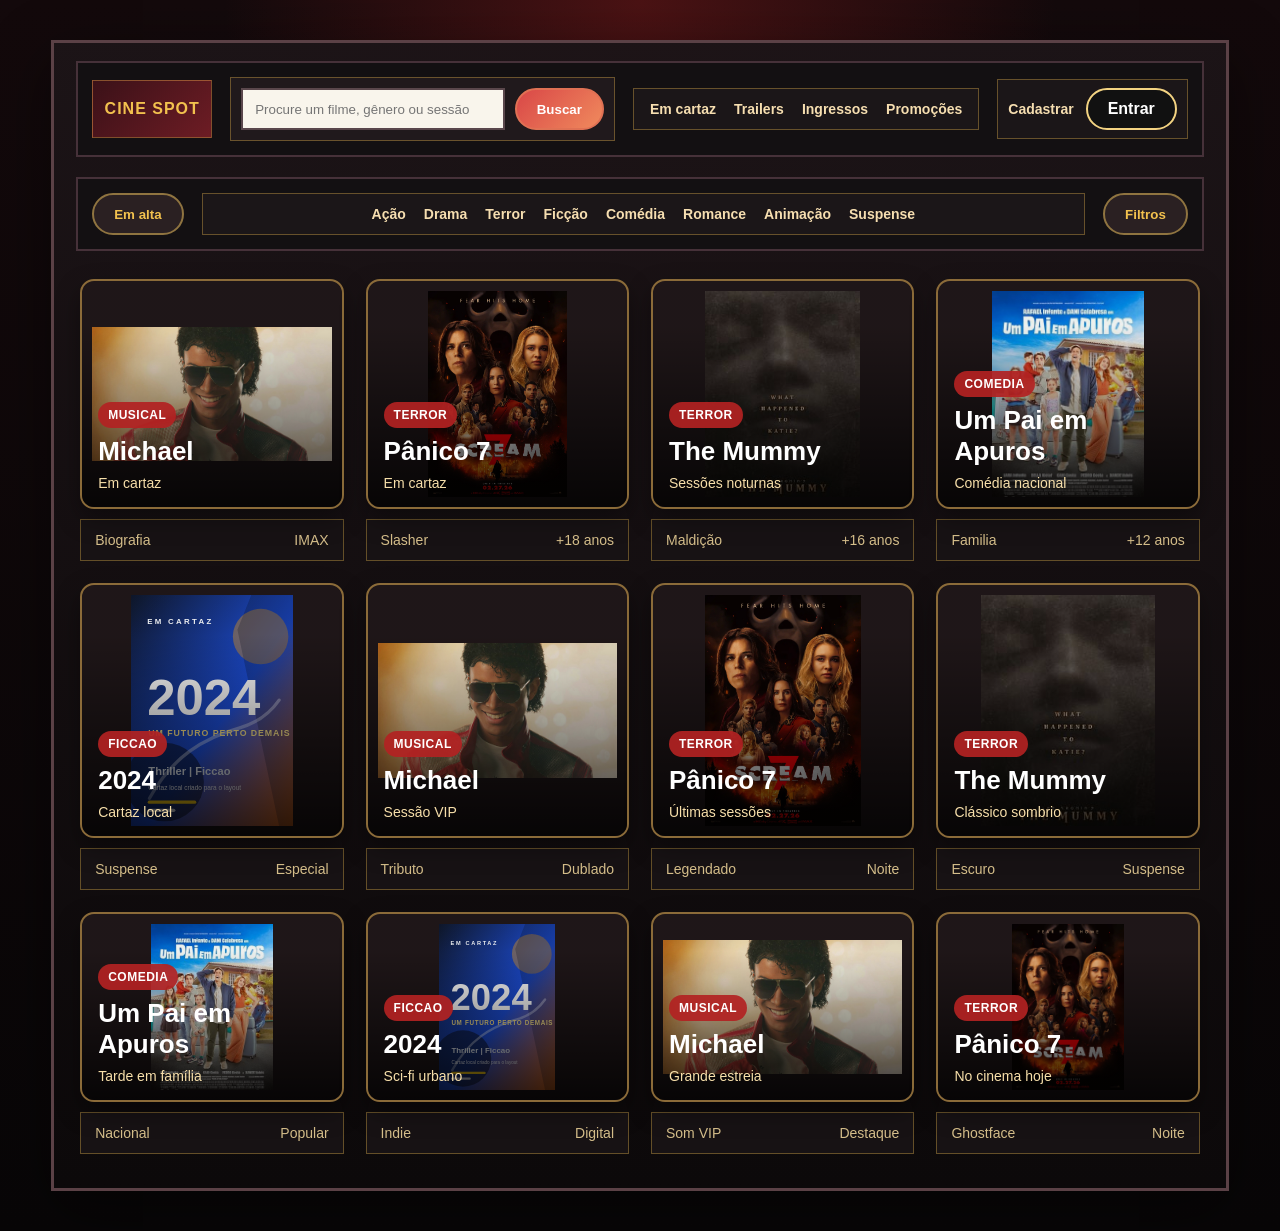
<file: atividade 3/index.html>
<!DOCTYPE html>
<html lang="pt-BR">
<head>
    <meta charset="UTF-8">
    <meta name="viewport" content="width=device-width, initial-scale=1.0">
    <title>Cine Spot - Layout 6</title>
    <link rel="stylesheet" href="style.css">
</head>
<body>
    <div class="page">
        <!-- Barra superior do site -->
        <header class="topbar">
            <div class="brand-area">
                <div class="logo-slot">CINE SPOT</div>

                <form class="search-box">
                    <input type="text" placeholder="Procure um filme, gênero ou sessão">
                    <button type="submit">Buscar</button>
                </form>
            </div>

            <nav class="main-menu" aria-label="Menu principal">
                <a href="#">Em cartaz</a>
                <a href="#">Trailers</a>
                <a href="#">Ingressos</a>
                <a href="#">Promoções</a>
            </nav>

            <div class="login-area">
                <a href="#" class="simple-link">Cadastrar</a>
                <a href="#" class="dark-button">Entrar</a>
            </div>
        </header>

        <!-- Menu de gêneros -->
        <section class="filters-bar">
            <button class="light-button">Em alta</button>

            <nav class="category-menu" aria-label="Categorias de filmes">
                <a href="#">Ação</a>
                <a href="#">Drama</a>
                <a href="#">Terror</a>
                <a href="#">Ficção</a>
                <a href="#">Comédia</a>
                <a href="#">Romance</a>
                <a href="#">Animação</a>
                <a href="#">Suspense</a>
            </nav>

            <button class="light-button">Filtros</button>
        </section>

        <!-- Grade principal com cards de filmes -->
        <main class="gallery-grid">
            <article class="card card-medium">
                <div class="card-image">
                    <img src="assents/michael.jpg" alt="Cartaz do filme Michael">
                    <div class="poster-overlay">
                        <span class="movie-tag">MUSICAL</span>
                        <h2>Michael</h2>
                        <p>Em cartaz</p>
                    </div>
                </div>
                <div class="card-info">
                    <span>Biografia</span>
                    <span>IMAX</span>
                </div>
            </article>

            <article class="card card-medium">
                <div class="card-image">
                    <img src="assents/panico-7.webp" alt="Cartaz do filme Pânico 7">
                    <div class="poster-overlay">
                        <span class="movie-tag">TERROR</span>
                        <h2>Pânico 7</h2>
                        <p>Em cartaz</p>
                    </div>
                </div>
                <div class="card-info">
                    <span>Slasher</span>
                    <span>+18 anos</span>
                </div>
            </article>

            <article class="card card-medium">
                <div class="card-image">
                    <img src="assents/the-mummy.jpg" alt="Cartaz do filme The Mummy">
                    <div class="poster-overlay">
                        <span class="movie-tag">TERROR</span>
                        <h2>The Mummy</h2>
                        <p>Sessões noturnas</p>
                    </div>
                </div>
                <div class="card-info">
                    <span>Maldição</span>
                    <span>+16 anos</span>
                </div>
            </article>

            <article class="card card-medium">
                <div class="card-image">
                    <img src="assents/um-pai-em-apuros.jpg" alt="Cartaz do filme Um Pai em Apuros">
                    <div class="poster-overlay">
                        <span class="movie-tag">COMEDIA</span>
                        <h2>Um Pai em Apuros</h2>
                        <p>Comédia nacional</p>
                    </div>
                </div>
                <div class="card-info">
                    <span>Familia</span>
                    <span>+12 anos</span>
                </div>
            </article>

            <article class="card card-large">
                <div class="card-image">
                    <img src="assents/poster-2024.svg" alt="Cartaz local do filme 2024">
                    <div class="poster-overlay">
                        <span class="movie-tag">FICCAO</span>
                        <h2>2024</h2>
                        <p>Cartaz local</p>
                    </div>
                </div>
                <div class="card-info">
                    <span>Suspense</span>
                    <span>Especial</span>
                </div>
            </article>

            <article class="card card-large">
                <div class="card-image">
                    <img src="assents/michael.jpg" alt="Cartaz do filme Michael">
                    <div class="poster-overlay">
                        <span class="movie-tag">MUSICAL</span>
                        <h2>Michael</h2>
                        <p>Sessão VIP</p>
                    </div>
                </div>
                <div class="card-info">
                    <span>Tributo</span>
                    <span>Dublado</span>
                </div>
            </article>

            <article class="card card-large">
                <div class="card-image">
                    <img src="assents/panico-7.webp" alt="Cartaz do filme Pânico 7">
                    <div class="poster-overlay">
                        <span class="movie-tag">TERROR</span>
                        <h2>Pânico 7</h2>
                        <p>Últimas sessões</p>
                    </div>
                </div>
                <div class="card-info">
                    <span>Legendado</span>
                    <span>Noite</span>
                </div>
            </article>

            <article class="card card-large">
                <div class="card-image">
                    <img src="assents/the-mummy.jpg" alt="Cartaz do filme The Mummy">
                    <div class="poster-overlay">
                        <span class="movie-tag">TERROR</span>
                        <h2>The Mummy</h2>
                        <p>Clássico sombrio</p>
                    </div>
                </div>
                <div class="card-info">
                    <span>Escuro</span>
                    <span>Suspense</span>
                </div>
            </article>

            <article class="card card-small">
                <div class="card-image">
                    <img src="assents/um-pai-em-apuros.jpg" alt="Cartaz do filme Um Pai em Apuros">
                    <div class="poster-overlay">
                        <span class="movie-tag">COMEDIA</span>
                        <h2>Um Pai em Apuros</h2>
                        <p>Tarde em família</p>
                    </div>
                </div>
                <div class="card-info">
                    <span>Nacional</span>
                    <span>Popular</span>
                </div>
            </article>

            <article class="card card-small">
                <div class="card-image">
                    <img src="assents/poster-2024.svg" alt="Cartaz local do filme 2024">
                    <div class="poster-overlay">
                        <span class="movie-tag">FICCAO</span>
                        <h2>2024</h2>
                        <p>Sci-fi urbano</p>
                    </div>
                </div>
                <div class="card-info">
                    <span>Indie</span>
                    <span>Digital</span>
                </div>
            </article>

            <article class="card card-small">
                <div class="card-image">
                    <img src="assents/michael.jpg" alt="Cartaz do filme Michael">
                    <div class="poster-overlay">
                        <span class="movie-tag">MUSICAL</span>
                        <h2>Michael</h2>
                        <p>Grande estreia</p>
                    </div>
                </div>
                <div class="card-info">
                    <span>Som VIP</span>
                    <span>Destaque</span>
                </div>
            </article>

            <article class="card card-small">
                <div class="card-image">
                    <img src="assents/panico-7.webp" alt="Cartaz do filme Pânico 7">
                    <div class="poster-overlay">
                        <span class="movie-tag">TERROR</span>
                        <h2>Pânico 7</h2>
                        <p>No cinema hoje</p>
                    </div>
                </div>
                <div class="card-info">
                    <span>Ghostface</span>
                    <span>Noite</span>
                </div>
            </article>
        </main>
    </div>
</body>
</html>
</file>
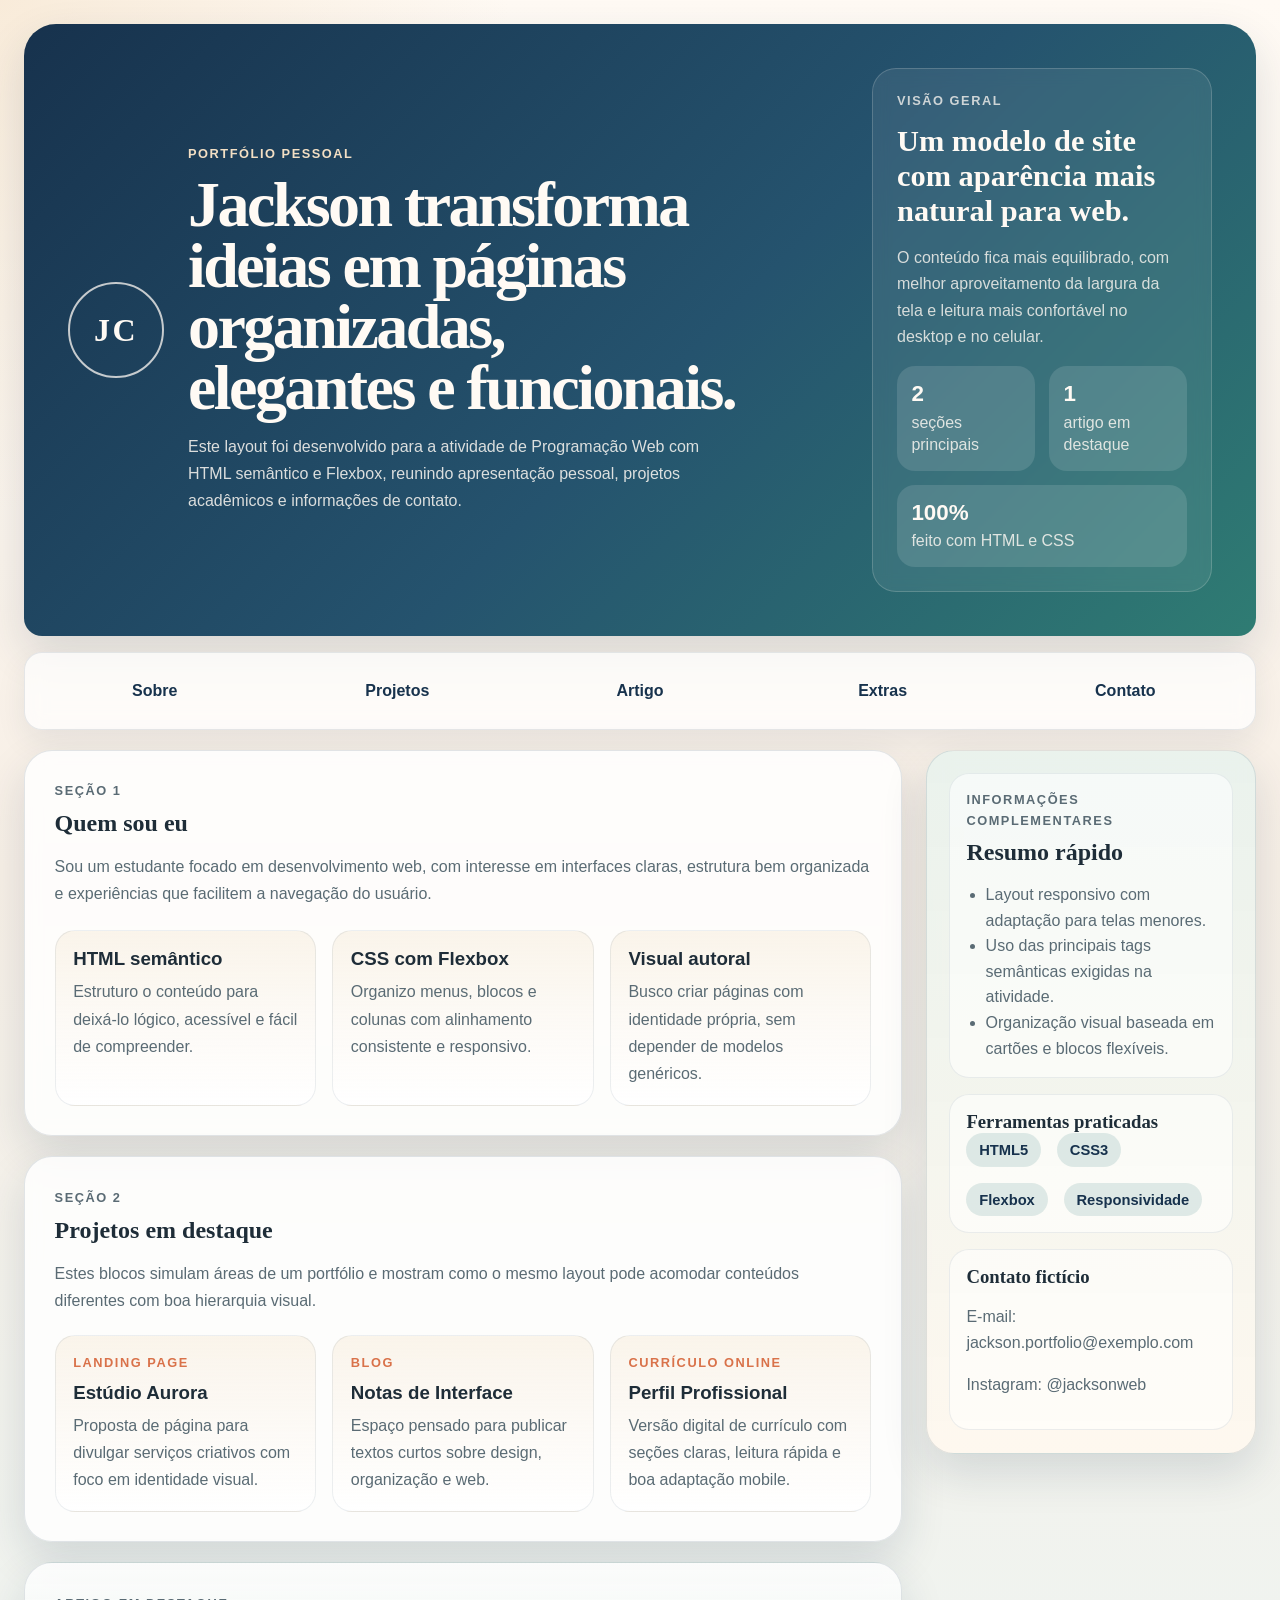
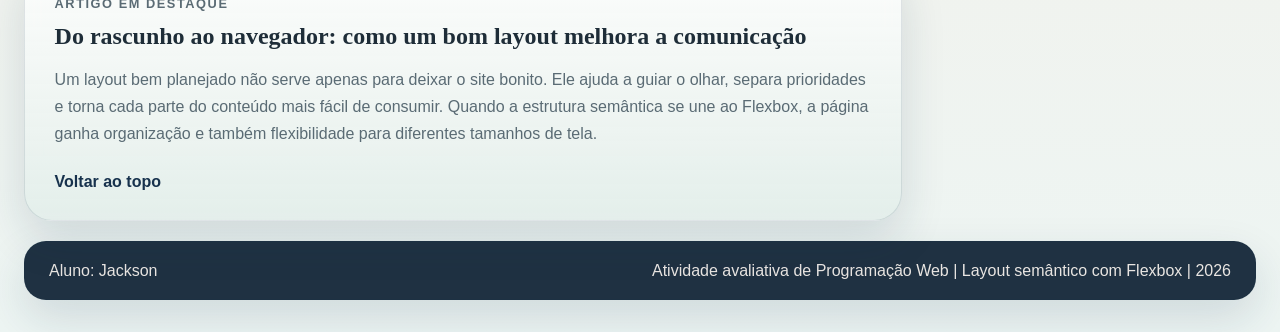
<file: atividade avaliativa/index.html>
<!DOCTYPE html>
<html lang="pt-BR">
<head>
    <meta charset="UTF-8">
    <meta name="viewport" content="width=device-width, initial-scale=1.0">
    <title>Jackson | Portfólio Acadêmico</title>
    <link rel="stylesheet" href="styles.css">
</head>
<body>
    <div class="page-shell">
        <header class="site-header" id="inicio">
            <div class="hero-main">
                <div class="brand-mark" aria-hidden="true">JC</div>

                <div class="hero-copy">
                    <p class="eyebrow">Portfólio pessoal</p>
                    <h1>Jackson transforma ideias em páginas organizadas, elegantes e funcionais.</h1>
                    <p class="subtitle">
                        Este layout foi desenvolvido para a atividade de Programação Web com HTML semântico
                        e Flexbox, reunindo apresentação pessoal, projetos acadêmicos e informações de contato.
                    </p>
                </div>
            </div>

            <div class="hero-side">
                <p class="hero-side-label">Visão geral</p>
                <h2>Um modelo de site com aparência mais natural para web.</h2>
                <p class="hero-side-text">
                    O conteúdo fica mais equilibrado, com melhor aproveitamento da largura da tela e leitura
                    mais confortável no desktop e no celular.
                </p>

                <div class="hero-metrics">
                    <div class="metric-card">
                        <strong>2</strong>
                        <span>seções principais</span>
                    </div>

                    <div class="metric-card">
                        <strong>1</strong>
                        <span>artigo em destaque</span>
                    </div>

                    <div class="metric-card">
                        <strong>100%</strong>
                        <span>feito com HTML e CSS</span>
                    </div>
                </div>
            </div>
        </header>

        <nav class="site-nav" aria-label="Navegação principal">
            <a href="#sobre">Sobre</a>
            <a href="#projetos">Projetos</a>
            <a href="#artigo">Artigo</a>
            <a href="#extras">Extras</a>
            <a href="#contato">Contato</a>
        </nav>

        <main class="layout">
            <div class="content-column">
                <section class="panel" id="sobre">
                    <p class="section-label">Seção 1</p>
                    <h2>Quem sou eu</h2>
                    <p>
                        Sou um estudante focado em desenvolvimento web, com interesse em interfaces claras,
                        estrutura bem organizada e experiências que facilitem a navegação do usuário.
                    </p>

                    <div class="highlight-row">
                        <div class="highlight-card">
                            <h3>HTML semântico</h3>
                            <p>Estruturo o conteúdo para deixá-lo lógico, acessível e fácil de compreender.</p>
                        </div>

                        <div class="highlight-card">
                            <h3>CSS com Flexbox</h3>
                            <p>Organizo menus, blocos e colunas com alinhamento consistente e responsivo.</p>
                        </div>

                        <div class="highlight-card">
                            <h3>Visual autoral</h3>
                            <p>Busco criar páginas com identidade própria, sem depender de modelos genéricos.</p>
                        </div>
                    </div>
                </section>

                <section class="panel" id="projetos">
                    <p class="section-label">Seção 2</p>
                    <h2>Projetos em destaque</h2>
                    <p>
                        Estes blocos simulam áreas de um portfólio e mostram como o mesmo layout pode
                        acomodar conteúdos diferentes com boa hierarquia visual.
                    </p>

                    <div class="project-list">
                        <div class="project-card">
                            <span class="project-tag">Landing page</span>
                            <h3>Estúdio Aurora</h3>
                            <p>Proposta de página para divulgar serviços criativos com foco em identidade visual.</p>
                        </div>

                        <div class="project-card">
                            <span class="project-tag">Blog</span>
                            <h3>Notas de Interface</h3>
                            <p>Espaço pensado para publicar textos curtos sobre design, organização e web.</p>
                        </div>

                        <div class="project-card">
                            <span class="project-tag">Currículo online</span>
                            <h3>Perfil Profissional</h3>
                            <p>Versão digital de currículo com seções claras, leitura rápida e boa adaptação mobile.</p>
                        </div>
                    </div>
                </section>

                <article class="panel spotlight" id="artigo">
                    <p class="section-label">Artigo em destaque</p>
                    <h2>Do rascunho ao navegador: como um bom layout melhora a comunicação</h2>
                    <p>
                        Um layout bem planejado não serve apenas para deixar o site bonito. Ele ajuda a guiar
                        o olhar, separa prioridades e torna cada parte do conteúdo mais fácil de consumir.
                        Quando a estrutura semântica se une ao Flexbox, a página ganha organização e também
                        flexibilidade para diferentes tamanhos de tela.
                    </p>
                    <a class="text-link" href="#inicio">Voltar ao topo</a>
                </article>
            </div>

            <aside class="side-panel" id="extras">
                <div class="aside-block">
                    <p class="section-label">Informações complementares</p>
                    <h2>Resumo rápido</h2>
                    <ul class="info-list">
                        <li>Layout responsivo com adaptação para telas menores.</li>
                        <li>Uso das principais tags semânticas exigidas na atividade.</li>
                        <li>Organização visual baseada em cartões e blocos flexíveis.</li>
                    </ul>
                </div>

                <div class="aside-block">
                    <h3>Ferramentas praticadas</h3>
                    <div class="chip-row">
                        <span>HTML5</span>
                        <span>CSS3</span>
                        <span>Flexbox</span>
                        <span>Responsividade</span>
                    </div>
                </div>

                <div class="aside-block">
                    <h3>Contato fictício</h3>
                    <p>E-mail: jackson.portfolio@exemplo.com</p>
                    <p>Instagram: @jacksonweb</p>
                </div>
            </aside>
        </main>

        <footer class="site-footer" id="contato">
            <p>Aluno: Jackson</p>
            <p>Atividade avaliativa de Programação Web | Layout semântico com Flexbox | 2026</p>
        </footer>
    </div>
</body>
</html>
</file>
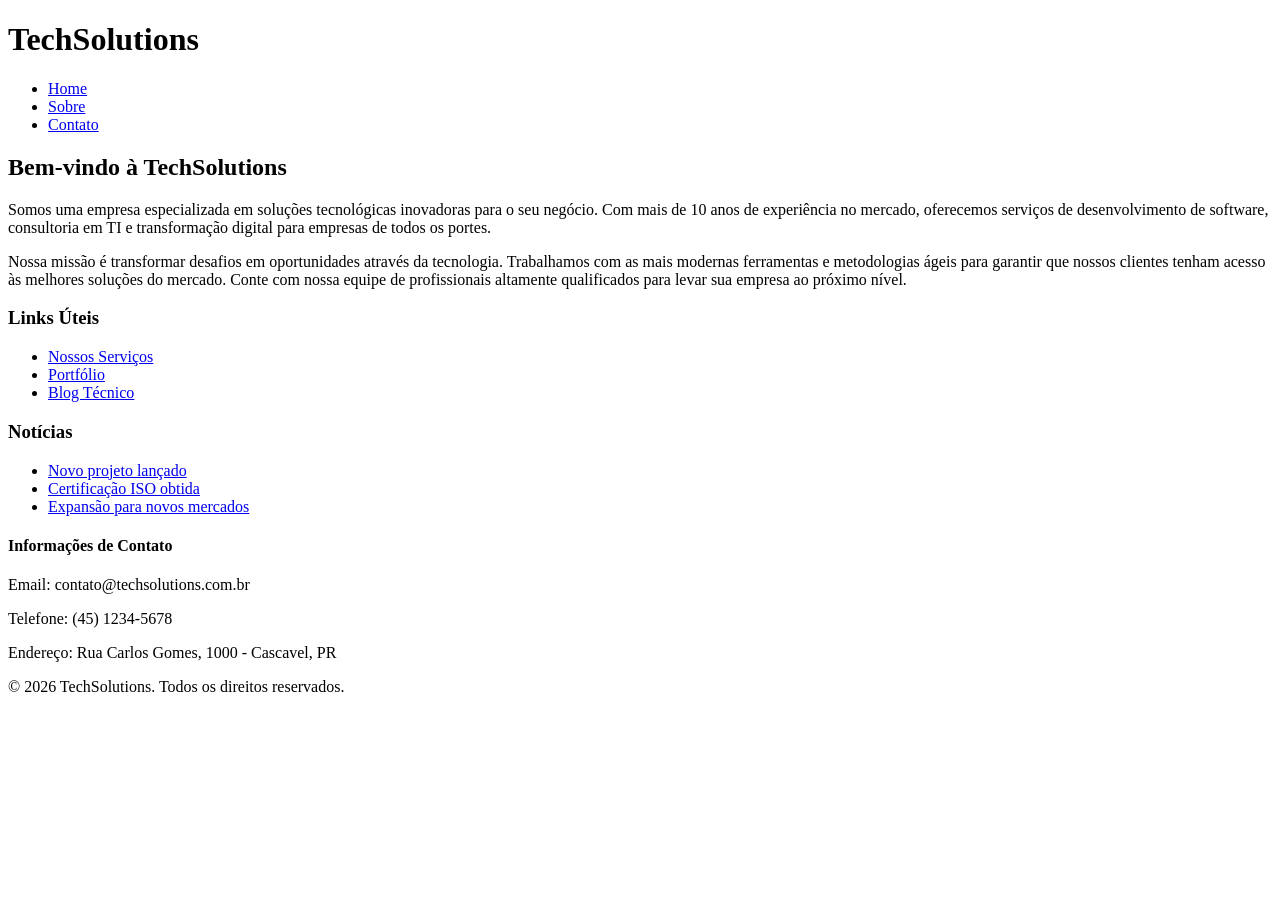
<file: atividade 2/exercicio 1/index.html>
<!DOCTYPE html>
<html lang="pt-BR">
<head>
    <meta charset="UTF-8">
    <meta name="viewport" content="width=device-width, initial-scale=1.0">
    <title>TechSolutions</title>
</head>
<body>
    <header>
        <h1>TechSolutions</h1>
        <nav>
            <ul>
                <li><a href="#home">Home</a></li>
                <li><a href="#sobre">Sobre</a></li>
                <li><a href="#contato">Contato</a></li>
            </ul>
        </nav>
    </header>

    <main>
        <h2>Bem-vindo à TechSolutions</h2>
        <p>
            Somos uma empresa especializada em soluções tecnológicas inovadoras para o seu negócio. 
            Com mais de 10 anos de experiência no mercado, oferecemos serviços de desenvolvimento de 
            software, consultoria em TI e transformação digital para empresas de todos os portes.
        </p>
        <p>
            Nossa missão é transformar desafios em oportunidades através da tecnologia. Trabalhamos 
            com as mais modernas ferramentas e metodologias ágeis para garantir que nossos clientes 
            tenham acesso às melhores soluções do mercado. Conte com nossa equipe de profissionais 
            altamente qualificados para levar sua empresa ao próximo nível.
        </p>
    </main>

    <aside>
        <h3>Links Úteis</h3>
        <ul>
            <li><a href="#servicos">Nossos Serviços</a></li>
            <li><a href="#portfolio">Portfólio</a></li>
            <li><a href="#blog">Blog Técnico</a></li>
        </ul>

        <h3>Notícias</h3>
        <ul>
            <li><a href="#noticia1">Novo projeto lançado</a></li>
            <li><a href="#noticia2">Certificação ISO obtida</a></li>
            <li><a href="#noticia3">Expansão para novos mercados</a></li>
        </ul>
    </aside>

    <footer>
        <section>
            <h4>Informações de Contato</h4>
            <p>Email: contato@techsolutions.com.br</p>
            <p>Telefone: (45) 1234-5678</p>
            <p>Endereço: Rua Carlos Gomes, 1000 - Cascavel, PR</p>
        </section>
        <p>&copy; 2026 TechSolutions. Todos os direitos reservados.</p>
    </footer>
</body>
</html>
</file>
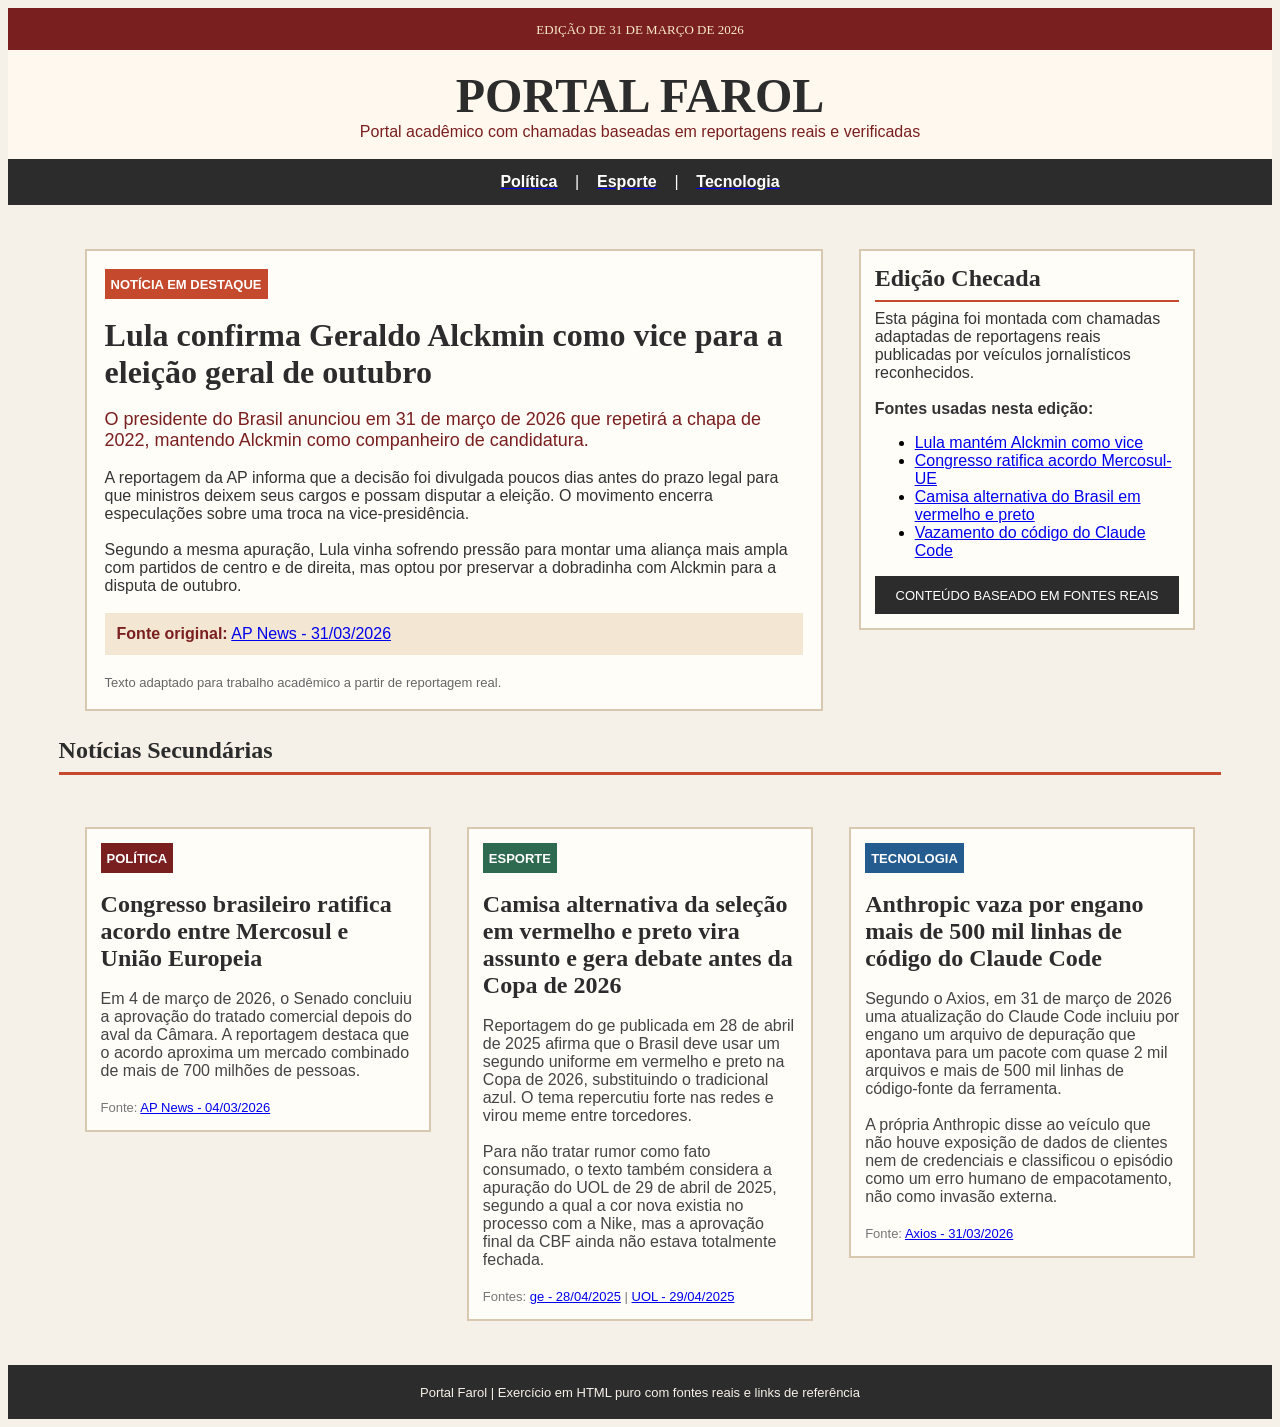
<file: atividade 2/exercicio 3/index.html>
<!DOCTYPE html>
<html lang="pt-BR">
<head>
    <meta charset="UTF-8">
    <meta name="viewport" content="width=device-width, initial-scale=1.0">
    <title>Portal Farol | Notícias Reais</title>
</head>
<body bgcolor="#f6f1e8">

    <header>
        <table width="100%" bgcolor="#7a1f1f" cellpadding="12" cellspacing="0">
            <tr>
                <td align="center">
                    <font face="Georgia" size="2" color="#f7e8c8">
                        EDIÇÃO DE 31 DE MARÇO DE 2026
                    </font>
                </td>
            </tr>
        </table>

        <table width="100%" bgcolor="#fff8ee" cellpadding="18" cellspacing="0">
            <tr>
                <td align="center">
                    <font face="Georgia" size="7" color="#2c2c2c">
                        <b>PORTAL FAROL</b>
                    </font>
                    <br>
                    <font face="Arial" size="3" color="#7a1f1f">
                        Portal acadêmico com chamadas baseadas em reportagens reais e verificadas
                    </font>
                </td>
            </tr>
        </table>

        <nav>
            <table width="100%" bgcolor="#2c2c2c" cellpadding="14" cellspacing="0">
                <tr>
                    <td align="center">
                        <font face="Arial" size="3" color="white">
                            <b><a href="#politica"><font color="white">Política</font></a></b>
                            &nbsp;&nbsp;&nbsp;|&nbsp;&nbsp;&nbsp;
                            <b><a href="#esporte"><font color="white">Esporte</font></a></b>
                            &nbsp;&nbsp;&nbsp;|&nbsp;&nbsp;&nbsp;
                            <b><a href="#tecnologia"><font color="white">Tecnologia</font></a></b>
                        </font>
                    </td>
                </tr>
            </table>
        </nav>
    </header>

    <br>

    <main>
        <center>
            <table width="92%" cellpadding="10" cellspacing="16">
                <tr>
                    <td width="68%" valign="top" id="politica">
                        <article>
                            <table width="100%" bgcolor="#fffdf8" cellpadding="18" cellspacing="0" border="1" bordercolor="#d8c8af">
                                <tr>
                                    <td>
                                        <table bgcolor="#c4492d" cellpadding="6" cellspacing="0">
                                            <tr>
                                                <td>
                                                    <font face="Arial" size="2" color="white">
                                                        <b>NOTÍCIA EM DESTAQUE</b>
                                                    </font>
                                                </td>
                                            </tr>
                                        </table>

                                        <br>

                                        <font face="Georgia" size="6" color="#2c2c2c">
                                            <b>Lula confirma Geraldo Alckmin como vice para a eleição geral de outubro</b>
                                        </font>

                                        <br><br>

                                        <font face="Arial" size="4" color="#7a1f1f">
                                            O presidente do Brasil anunciou em 31 de março de 2026 que repetirá a chapa de 2022, mantendo Alckmin como companheiro de candidatura.
                                        </font>

                                        <br><br>

                                        <font face="Arial" size="3" color="#333333">
                                            A reportagem da AP informa que a decisão foi divulgada poucos dias antes do prazo legal para que ministros deixem seus cargos e possam disputar a eleição. O movimento encerra especulações sobre uma troca na vice-presidência.
                                        </font>

                                        <br><br>

                                        <font face="Arial" size="3" color="#333333">
                                            Segundo a mesma apuração, Lula vinha sofrendo pressão para montar uma aliança mais ampla com partidos de centro e de direita, mas optou por preservar a dobradinha com Alckmin para a disputa de outubro.
                                        </font>

                                        <br><br>

                                        <table width="100%" bgcolor="#f3e6d3" cellpadding="12" cellspacing="0">
                                            <tr>
                                                <td>
                                                    <font face="Arial" size="3" color="#7a1f1f">
                                                        <b>Fonte original:</b>
                                                        <a href="https://apnews.com/article/brazil-lula-ticket-vice-president-alckmin-election-228b20934c2dc47a94fd4daf62b487a6">AP News - 31/03/2026</a>
                                                    </font>
                                                </td>
                                            </tr>
                                        </table>

                                        <br>

                                        <font face="Arial" size="2" color="#666666">
                                            Texto adaptado para trabalho acadêmico a partir de reportagem real.
                                        </font>
                                    </td>
                                </tr>
                            </table>
                        </article>
                    </td>

                    <td width="32%" valign="top">
                        <aside>
                            <table width="100%" bgcolor="#fffdf8" cellpadding="14" cellspacing="0" border="1" bordercolor="#d8c8af">
                                <tr>
                                    <td>
                                        <font face="Georgia" size="5" color="#2c2c2c">
                                            <b>Edição Checada</b>
                                        </font>
                                        <hr color="#c4492d">

                                        <font face="Arial" size="3" color="#333333">
                                            Esta página foi montada com chamadas adaptadas de reportagens reais publicadas por veículos jornalísticos reconhecidos.
                                        </font>

                                        <br><br>

                                        <font face="Arial" size="3" color="#333333">
                                            <b>Fontes usadas nesta edição:</b>
                                        </font>

                                        <ul>
                                            <li><font face="Arial" size="3"><a href="https://apnews.com/article/brazil-lula-ticket-vice-president-alckmin-election-228b20934c2dc47a94fd4daf62b487a6">Lula mantém Alckmin como vice</a></font></li>
                                            <li><font face="Arial" size="3"><a href="https://apnews.com/article/brazil-mercosur-european-union-trade-deal-b73403ac02c83f38d8336a3d7cce0f00">Congresso ratifica acordo Mercosul-UE</a></font></li>
                                            <li><font face="Arial" size="3"><a href="https://ge.globo.com/futebol/selecao-brasileira/noticia/2025/04/28/selecao-vestira-vermelho-e-preto-na-copa-de-2026-lancamento-esta-previsto-para-marco.ghtml">Camisa alternativa do Brasil em vermelho e preto</a></font></li>
                                            <li><font face="Arial" size="3"><a href="https://www.axios.com/2026/03/31/anthropic-leaked-source-code-ai">Vazamento do código do Claude Code</a></font></li>
                                        </ul>

                                        <table width="100%" bgcolor="#2c2c2c" cellpadding="10" cellspacing="0">
                                            <tr>
                                                <td align="center">
                                                    <font face="Arial" size="2" color="white">
                                                        CONTEÚDO BASEADO EM FONTES REAIS
                                                    </font>
                                                </td>
                                            </tr>
                                        </table>
                                    </td>
                                </tr>
                            </table>
                        </aside>
                    </td>
                </tr>
            </table>
        </center>

        <center>
            <table width="92%" cellpadding="0" cellspacing="0">
                <tr>
                    <td>
                        <font face="Georgia" size="5" color="#2c2c2c">
                            <b>Notícias Secundárias</b>
                        </font>
                        <hr color="#c4492d" size="3">
                    </td>
                </tr>
            </table>
        </center>

        <br>

        <center>
            <table width="92%" cellpadding="10" cellspacing="16">
                <tr>
                    <td width="33%" valign="top">
                        <article>
                            <table width="100%" bgcolor="#fffdf8" cellpadding="14" cellspacing="0" border="1" bordercolor="#d8c8af">
                                <tr>
                                    <td>
                                        <table bgcolor="#7a1f1f" cellpadding="6" cellspacing="0">
                                            <tr>
                                                <td>
                                                    <font face="Arial" size="2" color="white">
                                                        <b>POLÍTICA</b>
                                                    </font>
                                                </td>
                                            </tr>
                                        </table>

                                        <br>

                                        <font face="Georgia" size="5" color="#2c2c2c">
                                            <b>Congresso brasileiro ratifica acordo entre Mercosul e União Europeia</b>
                                        </font>

                                        <br><br>

                                        <font face="Arial" size="3" color="#444444">
                                            Em 4 de março de 2026, o Senado concluiu a aprovação do tratado comercial depois do aval da Câmara. A reportagem destaca que o acordo aproxima um mercado combinado de mais de 700 milhões de pessoas.
                                        </font>

                                        <br><br>

                                        <font face="Arial" size="2" color="#777777">
                                            Fonte: <a href="https://apnews.com/article/brazil-mercosur-european-union-trade-deal-b73403ac02c83f38d8336a3d7cce0f00">AP News - 04/03/2026</a>
                                        </font>
                                    </td>
                                </tr>
                            </table>
                        </article>
                    </td>

                    <td width="33%" valign="top" id="esporte">
                        <article>
                            <table width="100%" bgcolor="#fffdf8" cellpadding="14" cellspacing="0" border="1" bordercolor="#d8c8af">
                                <tr>
                                    <td>
                                        <table bgcolor="#2d6a4f" cellpadding="6" cellspacing="0">
                                            <tr>
                                                <td>
                                                    <font face="Arial" size="2" color="white">
                                                        <b>ESPORTE</b>
                                                    </font>
                                                </td>
                                            </tr>
                                        </table>

                                        <br>

                                        <font face="Georgia" size="5" color="#2c2c2c">
                                            <b>Camisa alternativa da seleção em vermelho e preto vira assunto e gera debate antes da Copa de 2026</b>
                                        </font>

                                        <br><br>

                                        <font face="Arial" size="3" color="#444444">
                                            Reportagem do ge publicada em 28 de abril de 2025 afirma que o Brasil deve usar um segundo uniforme em vermelho e preto na Copa de 2026, substituindo o tradicional azul. O tema repercutiu forte nas redes e virou meme entre torcedores.
                                        </font>

                                        <br><br>

                                        <font face="Arial" size="3" color="#444444">
                                            Para não tratar rumor como fato consumado, o texto também considera a apuração do UOL de 29 de abril de 2025, segundo a qual a cor nova existia no processo com a Nike, mas a aprovação final da CBF ainda não estava totalmente fechada.
                                        </font>

                                        <br><br>

                                        <font face="Arial" size="2" color="#777777">
                                            Fontes: <a href="https://ge.globo.com/futebol/selecao-brasileira/noticia/2025/04/28/selecao-vestira-vermelho-e-preto-na-copa-de-2026-lancamento-esta-previsto-para-marco.ghtml">ge - 28/04/2025</a> | <a href="https://www.uol.com.br/esporte/futebol/colunas/rodrigo-mattos/2025/04/29/cbf-ve-aprovacao-final-da-nova-camisa-da-selecao-so-no-meio-do-ano.htm">UOL - 29/04/2025</a>
                                        </font>
                                    </td>
                                </tr>
                            </table>
                        </article>
                    </td>

                    <td width="33%" valign="top" id="tecnologia">
                        <article>
                            <table width="100%" bgcolor="#fffdf8" cellpadding="14" cellspacing="0" border="1" bordercolor="#d8c8af">
                                <tr>
                                    <td>
                                        <table bgcolor="#245c8f" cellpadding="6" cellspacing="0">
                                            <tr>
                                                <td>
                                                    <font face="Arial" size="2" color="white">
                                                        <b>TECNOLOGIA</b>
                                                    </font>
                                                </td>
                                            </tr>
                                        </table>

                                        <br>

                                        <font face="Georgia" size="5" color="#2c2c2c">
                                            <b>Anthropic vaza por engano mais de 500 mil linhas de código do Claude Code</b>
                                        </font>

                                        <br><br>

                                        <font face="Arial" size="3" color="#444444">
                                            Segundo o Axios, em 31 de março de 2026 uma atualização do Claude Code incluiu por engano um arquivo de depuração que apontava para um pacote com quase 2 mil arquivos e mais de 500 mil linhas de código-fonte da ferramenta.
                                        </font>

                                        <br><br>

                                        <font face="Arial" size="3" color="#444444">
                                            A própria Anthropic disse ao veículo que não houve exposição de dados de clientes nem de credenciais e classificou o episódio como um erro humano de empacotamento, não como invasão externa.
                                        </font>

                                        <br><br>

                                        <font face="Arial" size="2" color="#777777">
                                            Fonte: <a href="https://www.axios.com/2026/03/31/anthropic-leaked-source-code-ai">Axios - 31/03/2026</a>
                                        </font>
                                    </td>
                                </tr>
                            </table>
                        </article>
                    </td>
                </tr>
            </table>
        </center>
    </main>

    <br>

    <footer>
        <table width="100%" bgcolor="#2c2c2c" cellpadding="18" cellspacing="0">
            <tr>
                <td align="center">
                    <font face="Arial" size="2" color="#f6f1e8">
                        Portal Farol | Exercício em HTML puro com fontes reais e links de referência
                    </font>
                </td>
            </tr>
        </table>
    </footer>

</body>
</html>


<!-- Tô pensando em colocar esse portal de notícias no ar e usar alguma API que atualize as notícias em tempo real. 
 Só não sei se pode dar problema pegar notícias de outros sites e publicar no meu. -->
</file>
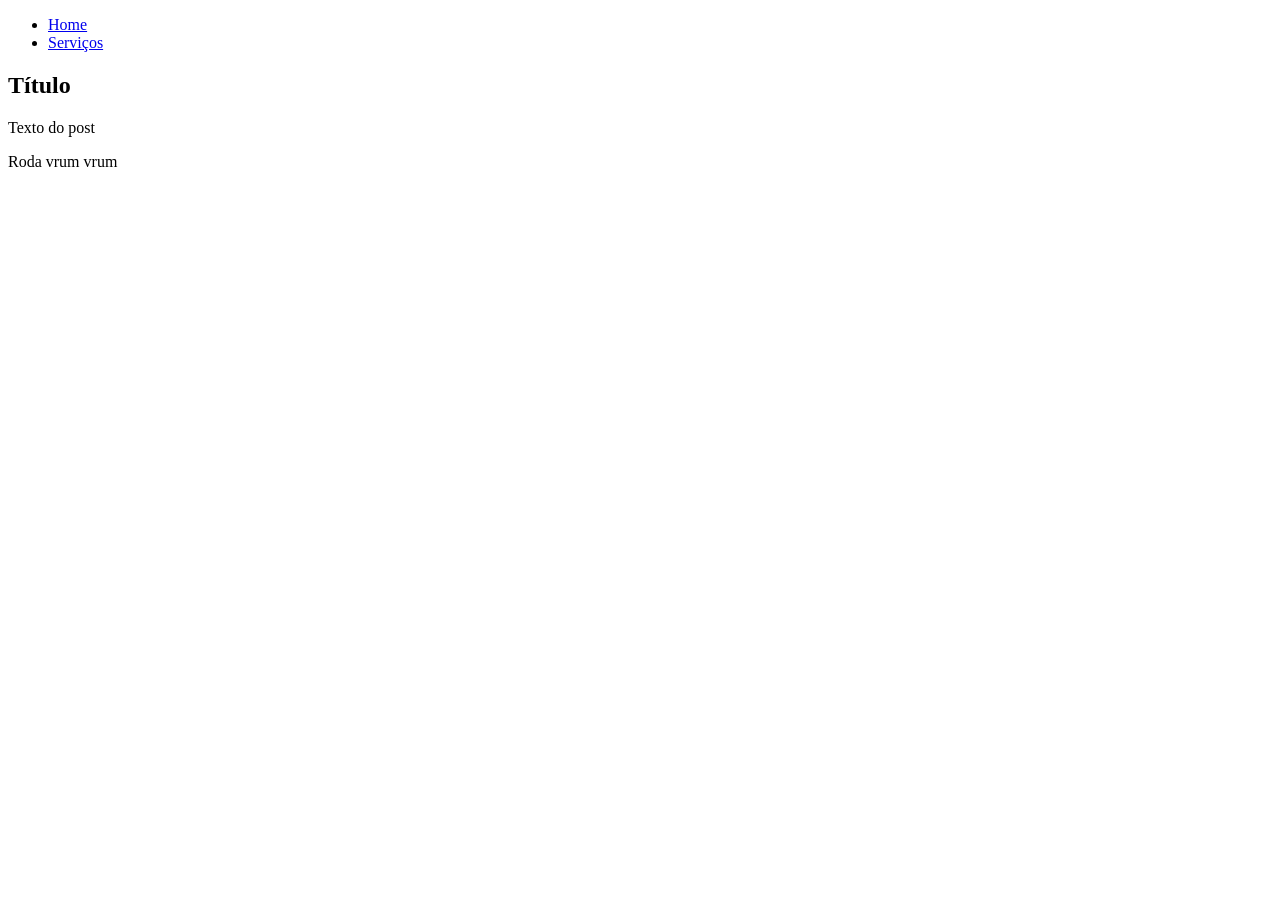
<file: atividade 2/exercicio 4/index.html>
<!DOCTYPE html>
<html lang="pt-BR">
<head>
    <meta charset="UTF-8">
    <meta name="viewport" content="width=device-width, initial-scale=1.0">
    <title>Minha Página</title>
</head>
<body>
    <nav>
  <ul>
    <li><a href="#">Home</a></li>
    <li><a href="#">Serviços</a></li>
  </ul>
</nav>

<main>
  <article>
    <h1>Título</h1>
    <p>Texto do post</p>
  </article>

  <section>
    <p class="r">Roda vrum vrum</p>
  </section>
</main>

</body>
</html>
</file>
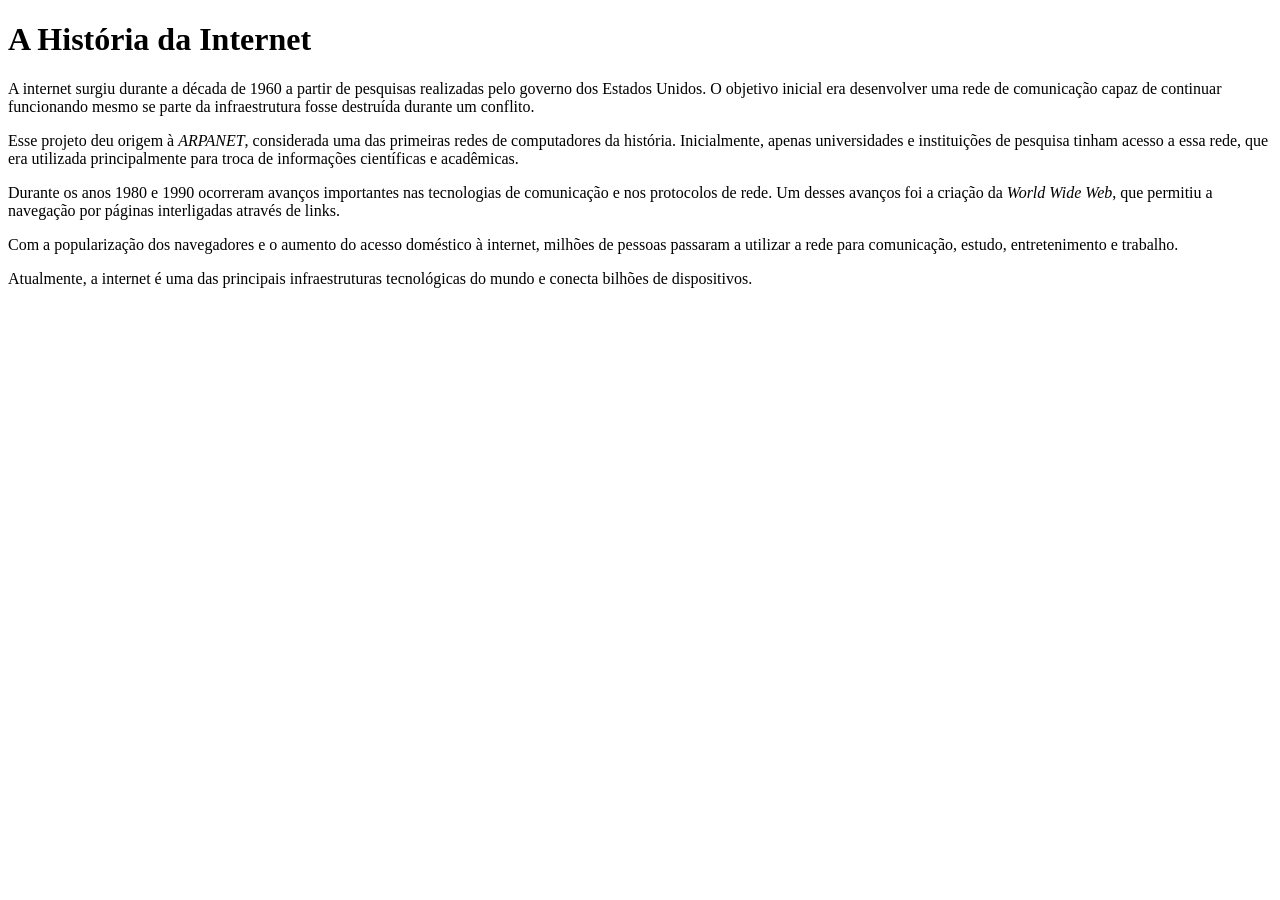
<file: atv1/exercicio1/index.html>
<!DOCTYPE html>
<html lang="pt-BR">
<head>
    <meta charset="UTF-8">
    <meta name="viewport" content="width=device-width, initial-scale=1.0">
    <title>A História da Internet</title>
</head>
<body>
    <h1>A História da Internet</h1>
    
    <p>A internet surgiu durante a década de 1960 a partir de pesquisas realizadas pelo governo dos Estados Unidos. O objetivo inicial era desenvolver uma rede de comunicação capaz de continuar funcionando mesmo se parte da infraestrutura fosse destruída durante um conflito.</p>
    <p>Esse projeto deu origem à <em>ARPANET</em>, considerada uma das primeiras redes de computadores da história. Inicialmente, apenas universidades e instituições de pesquisa tinham acesso a essa rede, que era utilizada principalmente para troca de informações científicas e acadêmicas.</p>
    <p>Durante os anos 1980 e 1990 ocorreram avanços importantes nas tecnologias de comunicação e nos protocolos de rede. Um desses avanços foi a criação da <em>World Wide Web</em>, que permitiu a navegação por páginas interligadas através de links.</p>
    <p>Com a popularização dos navegadores e o aumento do acesso doméstico à internet, milhões de pessoas passaram a utilizar a rede para comunicação, estudo, entretenimento e trabalho.</p>
    <p>Atualmente, a internet é uma das principais infraestruturas tecnológicas do mundo e conecta bilhões de dispositivos.</p>
</body>
</html>
</file>
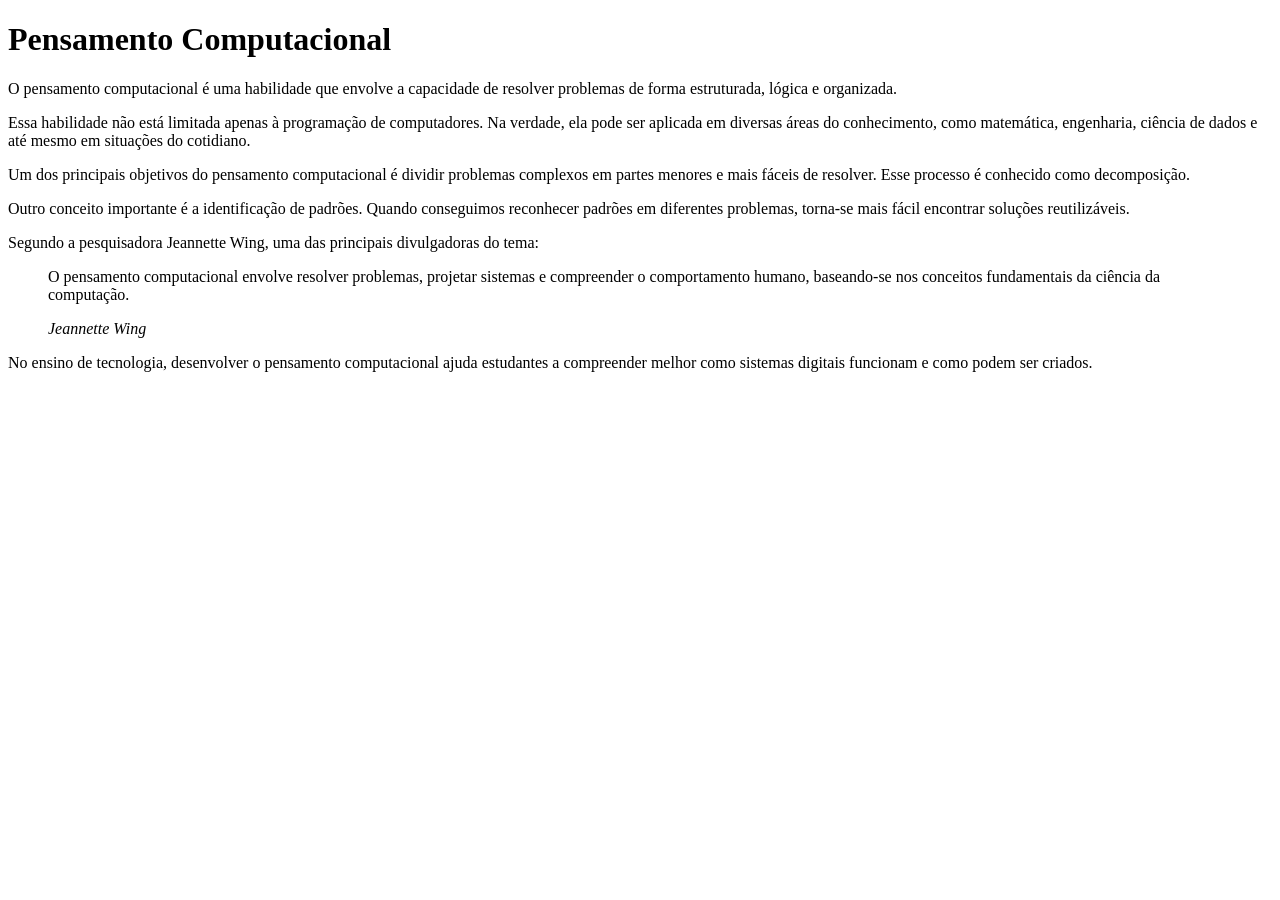
<file: atv1/exercicio2/index.html>
<!DOCTYPE html>
<html lang="pt-BR">
<head>
    <meta charset="UTF-8">
    <meta name="viewport" content="width=device-width, initial-scale=1.0">
    <title>Pensamento Computacional</title>
</head>
<body>
    <h1>Pensamento Computacional</h1>
    
    <p>O pensamento computacional é uma habilidade que envolve a capacidade de resolver problemas de forma estruturada, lógica e organizada.</p>
    <p>Essa habilidade não está limitada apenas à programação de computadores. Na verdade, ela pode ser aplicada em diversas áreas do conhecimento, como matemática, engenharia, ciência de dados e até mesmo em situações do cotidiano.</p>
    <p>Um dos principais objetivos do pensamento computacional é dividir problemas complexos em partes menores e mais fáceis de resolver. Esse processo é conhecido como decomposição.</p>
    <p>Outro conceito importante é a identificação de padrões. Quando conseguimos reconhecer padrões em diferentes problemas, torna-se mais fácil encontrar soluções reutilizáveis.</p>
    <p>Segundo a pesquisadora Jeannette Wing, uma das principais divulgadoras do tema:</p>
    <blockquote>
        <p>O pensamento computacional envolve resolver problemas, projetar sistemas e compreender o comportamento humano, baseando-se nos conceitos fundamentais da ciência da computação.</p>
        <cite>Jeannette Wing</cite>
    </blockquote>
    <p>No ensino de tecnologia, desenvolver o pensamento computacional ajuda estudantes a compreender melhor como sistemas digitais funcionam e como podem ser criados.</p>
</body>
</html>
</file>
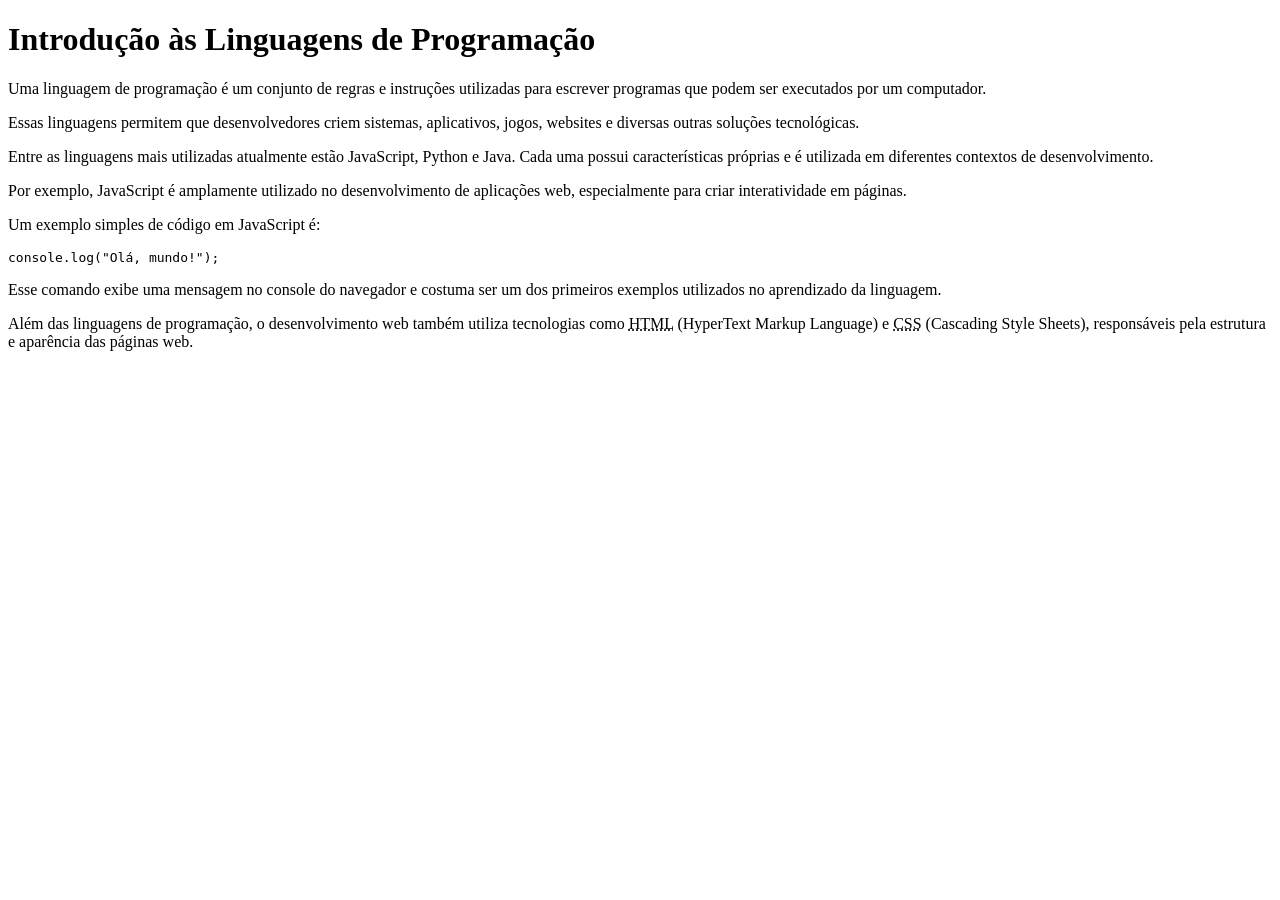
<file: atv1/exercicio3/index.html>
<!DOCTYPE html>
<html lang="pt-BR">
<head>
    <meta charset="UTF-8">
    <meta name="viewport" content="width=device-width, initial-scale=1.0">
    <title>Introdução às Linguagens de Programação</title>
</head>
<body>
    <h1>Introdução às Linguagens de Programação</h1>
    
    <p>Uma linguagem de programação é um conjunto de regras e instruções utilizadas para escrever programas que podem ser executados por um computador.</p>
    <p>Essas linguagens permitem que desenvolvedores criem sistemas, aplicativos, jogos, websites e diversas outras soluções tecnológicas.</p>
    <p>Entre as linguagens mais utilizadas atualmente estão JavaScript, Python e Java. Cada uma possui características próprias e é utilizada em diferentes contextos de desenvolvimento.</p>
    <p>Por exemplo, JavaScript é amplamente utilizado no desenvolvimento de aplicações web, especialmente para criar interatividade em páginas.</p>
    <p>Um exemplo simples de código em JavaScript é:</p>
    <pre><code>console.log("Olá, mundo!");</code></pre>
    <p>Esse comando exibe uma mensagem no console do navegador e costuma ser um dos primeiros exemplos utilizados no aprendizado da linguagem.</p>
    <p>Além das linguagens de programação, o desenvolvimento web também utiliza tecnologias como <abbr title="HyperText Markup Language">HTML</abbr> (HyperText Markup Language) e <abbr title="Cascading Style Sheets">CSS</abbr> (Cascading Style Sheets), responsáveis pela estrutura e aparência das páginas web.</p>
</body>
</html>
</file>
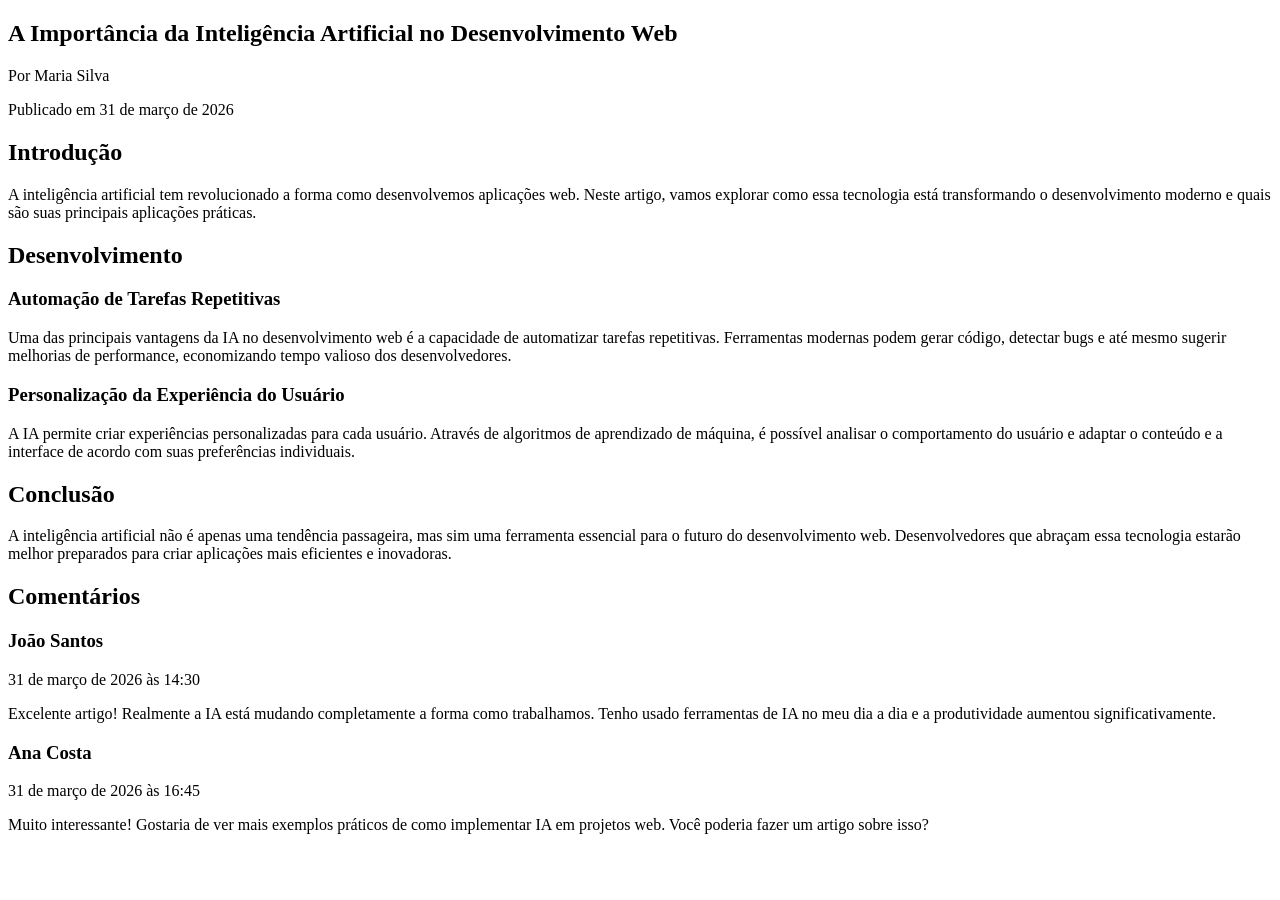
<file: atividade 2/exercicio 2/artigo-blog.html>
<!DOCTYPE html>
<html lang="pt-BR">
<head>
    <meta charset="UTF-8">
    <meta name="viewport" content="width=device-width, initial-scale=1.0">
    <title>Artigo de Blog</title>
</head>
<body>
    <article>
        <header>
            <h1>A Importância da Inteligência Artificial no Desenvolvimento Web</h1>
        </header>

        <footer>
            <p>Por Maria Silva</p>
            <p>Publicado em <time datetime="2026-03-31">31 de março de 2026</time></p>
        </footer>

        <section>
            <h2>Introdução</h2>
            <p>A inteligência artificial tem revolucionado a forma como desenvolvemos aplicações web. Neste artigo, vamos explorar como essa tecnologia está transformando o desenvolvimento moderno e quais são suas principais aplicações práticas.</p>
        </section>

        <section>
            <h2>Desenvolvimento</h2>
            
            <section>
                <h3>Automação de Tarefas Repetitivas</h3>
                <p>Uma das principais vantagens da IA no desenvolvimento web é a capacidade de automatizar tarefas repetitivas. Ferramentas modernas podem gerar código, detectar bugs e até mesmo sugerir melhorias de performance, economizando tempo valioso dos desenvolvedores.</p>
            </section>

            <section>
                <h3>Personalização da Experiência do Usuário</h3>
                <p>A IA permite criar experiências personalizadas para cada usuário. Através de algoritmos de aprendizado de máquina, é possível analisar o comportamento do usuário e adaptar o conteúdo e a interface de acordo com suas preferências individuais.</p>
            </section>
        </section>

        <section>
            <h2>Conclusão</h2>
            <p>A inteligência artificial não é apenas uma tendência passageira, mas sim uma ferramenta essencial para o futuro do desenvolvimento web. Desenvolvedores que abraçam essa tecnologia estarão melhor preparados para criar aplicações mais eficientes e inovadoras.</p>
        </section>
    </article>

    <section>
        <h2>Comentários</h2>

        <article>
            <header>
                <h3>João Santos</h3>
                <time datetime="2026-03-31T14:30:00">31 de março de 2026 às 14:30</time>
            </header>
            <p>Excelente artigo! Realmente a IA está mudando completamente a forma como trabalhamos. Tenho usado ferramentas de IA no meu dia a dia e a produtividade aumentou significativamente.</p>
        </article>

        <article>
            <header>
                <h3>Ana Costa</h3>
                <time datetime="2026-03-31T16:45:00">31 de março de 2026 às 16:45</time>
            </header>
            <p>Muito interessante! Gostaria de ver mais exemplos práticos de como implementar IA em projetos web. Você poderia fazer um artigo sobre isso?</p>
        </article>
    </section>
</body>
</html>
</file>
<file: atividade 3/style.css>
:root {
    --page-width: 1280px;
    --bg-page: #080607;
    --bg-panel: #131012;
    --bg-panel-soft: #1b1618;
    --border-main: 2px solid #463139;
    --border-slot: 1px solid rgba(242, 193, 78, 0.35);
    --text-main: #f8f1df;
    --text-soft: #d6bf8b;
    --accent-red: #b22222;
    --accent-red-light: #d94747;
    --accent-gold: #f2c14e;
    --accent-gold-soft: #f6deb0;
}

* {
    box-sizing: border-box;
    margin: 0;
    padding: 0;
}

body {
    font-family: Arial, Helvetica, sans-serif;
    background:
        radial-gradient(circle at top, rgba(178, 34, 34, 0.35), transparent 30%),
        linear-gradient(180deg, #13090b 0%, #080607 100%);
    color: var(--text-main);
}

/* Caixa principal da página */
.page {
    width: min(var(--page-width), 92%);
    margin: 40px auto;
    padding: 18px 22px 30px;
    border: 3px solid #5b4146;
    background: linear-gradient(180deg, rgba(28, 20, 23, 0.98), rgba(12, 9, 10, 0.98));
    box-shadow: 0 20px 60px rgba(0, 0, 0, 0.45);
}

/* Topo: logo, busca, menu e login */
.topbar {
    display: flex;
    align-items: center;
    justify-content: space-between;
    gap: 18px;
    padding: 14px;
    border: var(--border-main);
    background: var(--bg-panel);
}

.brand-area {
    display: flex;
    align-items: center;
    gap: 18px;
    flex: 1;
}

.logo-slot {
    min-width: 120px;
    height: 58px;
    display: flex;
    align-items: center;
    justify-content: center;
    border: var(--border-slot);
    background: linear-gradient(135deg, #3b1118 0%, #6d1c24 100%);
    color: var(--accent-gold);
    font-weight: 700;
    letter-spacing: 1px;
}

.search-box {
    display: flex;
    align-items: center;
    gap: 10px;
    flex: 1;
    padding: 10px;
    border: var(--border-slot);
    background: #20191c;
}

.search-box input {
    flex: 1;
    height: 42px;
    padding: 0 12px;
    border: 2px solid #5a474c;
    background: #f9f5ec;
    color: #2b2023;
}

.search-box button,
.light-button,
.dark-button {
    height: 42px;
    padding: 0 20px;
    border-radius: 999px;
    font-weight: 700;
    cursor: pointer;
}

.search-box button {
    border: 2px solid #e07154;
    background: linear-gradient(135deg, var(--accent-red-light) 0%, #f08a5d 100%);
    color: #ffffff;
}

.main-menu {
    display: flex;
    align-items: center;
    justify-content: center;
    gap: 18px;
    padding: 12px 16px;
    border: var(--border-slot);
    background: var(--bg-panel-soft);
    flex-wrap: wrap;
}

.main-menu a,
.category-menu a,
.simple-link {
    color: var(--accent-gold-soft);
    text-decoration: none;
    font-size: 14px;
    font-weight: 700;
}

.login-area {
    display: flex;
    align-items: center;
    gap: 12px;
    padding: 8px 10px;
    border: var(--border-slot);
    background: var(--bg-panel-soft);
}

.dark-button {
    border: 2px solid #f3d382;
    background: #111111;
    color: #ffffff;
    text-decoration: none;
    display: inline-flex;
    align-items: center;
}

/* Faixa com categorias e filtro */
.filters-bar {
    display: flex;
    align-items: center;
    justify-content: space-between;
    gap: 18px;
    margin-top: 20px;
    padding: 14px;
    border: var(--border-main);
    background: var(--bg-panel);
}

.light-button {
    border: 2px solid #8f7440;
    background: #2a2022;
    color: var(--accent-gold);
}

.category-menu {
    display: flex;
    align-items: center;
    justify-content: center;
    gap: 18px;
    flex: 1;
    padding: 12px;
    border: var(--border-slot);
    background: var(--bg-panel-soft);
    flex-wrap: wrap;
}

/* Grade principal dos cards */
.gallery-grid {
    display: grid;
    grid-template-columns: repeat(4, 1fr);
    gap: 22px;
    margin-top: 24px;
    padding: 4px;
}

.card {
    display: flex;
    flex-direction: column;
    gap: 10px;
}

/* Área do pôster dentro do card */
.card-image {
    position: relative;
    display: flex;
    justify-content: center;
    align-items: flex-end;
    width: 100%;
    overflow: hidden;
    padding: 10px;
    border: 2px solid #8b6b39;
    border-radius: 14px;
    background: #201719;
    box-shadow: 0 10px 25px rgba(0, 0, 0, 0.35);
}

.card-image img {
    width: 100%;
    height: 100%;
    object-fit: contain;
    display: block;
    border-radius: 10px;
}

.card-image::after {
    content: "";
    position: absolute;
    inset: 0;
    background: linear-gradient(180deg, rgba(0, 0, 0, 0.05) 20%, rgba(0, 0, 0, 0.78) 100%);
}

.card-medium .card-image {
    height: 230px;
}

.card-large .card-image {
    height: 255px;
}

.card-small .card-image {
    height: 190px;
}

.poster-overlay {
    position: absolute;
    left: 16px;
    right: 16px;
    bottom: 16px;
    z-index: 1;
    display: flex;
    flex-direction: column;
    gap: 8px;
}

.movie-tag {
    width: fit-content;
    padding: 6px 10px;
    border-radius: 999px;
    background: rgba(178, 34, 34, 0.92);
    color: #ffffff;
    font-size: 12px;
    font-weight: 700;
    letter-spacing: 0.5px;
}

.poster-overlay h2 {
    font-size: 26px;
    color: #ffffff;
}

.poster-overlay p {
    color: #f7dfaa;
    font-size: 14px;
}

.card-info {
    display: flex;
    align-items: center;
    justify-content: space-between;
    gap: 12px;
    padding: 12px 14px;
    border: var(--border-slot);
    background: #171214;
    color: var(--text-soft);
    font-size: 14px;
}
</file>
<file: atividade avaliativa/styles.css>
:root {
    --bg: #f7efe6;
    --paper: rgba(255, 255, 255, 0.76);
    --ink: #1e2d38;
    --muted: #5a6b74;
    --navy: #17324d;
    --teal: #2f7c73;
    --clay: #d9724a;
    --sand: #f3dfc4;
    --line: rgba(23, 50, 77, 0.12);
    --shadow: 0 18px 45px rgba(23, 50, 77, 0.14);
}

* {
    box-sizing: border-box;
}

html {
    scroll-behavior: smooth;
}

body {
    margin: 0;
    min-height: 100vh;
    font-family: "Trebuchet MS", "Lucida Sans Unicode", sans-serif;
    color: var(--ink);
    background:
        radial-gradient(circle at top left, rgba(243, 223, 196, 0.55), transparent 22%),
        linear-gradient(180deg, #fffaf4 0%, #f7efe6 45%, #edf5f3 100%);
}

.page-shell {
    width: min(1280px, calc(100% - 3rem));
    margin: 1.5rem auto 2rem;
}

.site-header,
.panel,
.side-panel,
.site-footer {
    box-shadow: var(--shadow);
}

.site-header {
    display: flex;
    justify-content: space-between;
    align-items: stretch;
    gap: 2rem;
    padding: 2.75rem;
    border-radius: 32px 32px 18px 18px;
    background: linear-gradient(135deg, var(--navy) 0%, #25536e 54%, var(--teal) 100%);
    color: #fffaf4;
    overflow: hidden;
}

.hero-main {
    display: flex;
    align-items: center;
    gap: 1.5rem;
    flex: 1 1 62%;
    min-width: 0;
}

.brand-mark {
    display: flex;
    align-items: center;
    justify-content: center;
    width: 96px;
    min-width: 96px;
    aspect-ratio: 1;
    border: 2px solid rgba(255, 250, 244, 0.75);
    border-radius: 50%;
    font-family: Georgia, "Times New Roman", serif;
    font-size: 2rem;
    font-weight: bold;
    letter-spacing: 0.08em;
}

.hero-copy {
    display: flex;
    flex-direction: column;
    gap: 0.9rem;
    flex: 1 1 0;
    min-width: 0;
}

.eyebrow,
.section-label,
.project-tag,
.hero-side-label {
    margin: 0;
    font-size: 0.8rem;
    font-weight: 700;
    letter-spacing: 0.12em;
    text-transform: uppercase;
}

.eyebrow {
    color: var(--sand);
}

.site-header h1,
.panel h2,
.side-panel h2,
.side-panel h3,
.hero-side h2 {
    margin: 0;
    font-family: Georgia, "Times New Roman", serif;
}

.site-header h1 {
    max-width: none;
    font-size: clamp(2.5rem, 5vw, 4.75rem);
    line-height: 0.95;
    letter-spacing: -0.04em;
    text-wrap: balance;
}

.subtitle {
    margin: 0;
    max-width: 58ch;
    color: rgba(255, 250, 244, 0.84);
    line-height: 1.7;
}

.hero-side {
    display: flex;
    flex: 0 1 340px;
    flex-direction: column;
    justify-content: space-between;
    gap: 1rem;
    padding: 1.5rem;
    border: 1px solid rgba(255, 250, 244, 0.18);
    border-radius: 24px;
    background: rgba(255, 255, 255, 0.08);
    backdrop-filter: blur(8px);
}

.hero-side-label {
    color: rgba(255, 250, 244, 0.76);
}

.hero-side h2 {
    font-size: 1.9rem;
    line-height: 1.15;
    color: #fffaf4;
}

.hero-side-text {
    margin: 0;
    color: rgba(255, 250, 244, 0.8);
    line-height: 1.65;
}

.hero-metrics {
    display: flex;
    flex-wrap: wrap;
    gap: 0.9rem;
}

.metric-card {
    display: flex;
    flex: 1 1 96px;
    flex-direction: column;
    gap: 0.3rem;
    padding: 0.9rem;
    border-radius: 18px;
    background: rgba(255, 255, 255, 0.12);
}

.metric-card strong {
    font-size: 1.4rem;
    color: #fffaf4;
}

.metric-card span {
    color: rgba(255, 250, 244, 0.82);
    line-height: 1.4;
}

.site-nav {
    display: flex;
    flex-wrap: wrap;
    gap: 0.75rem;
    margin-top: 1rem;
    padding: 0.9rem;
    border: 1px solid rgba(23, 50, 77, 0.1);
    border-radius: 18px;
    background: rgba(255, 255, 255, 0.72);
    box-shadow: 0 12px 30px rgba(23, 50, 77, 0.08);
    backdrop-filter: blur(10px);
}

.site-nav a {
    flex: 1 1 130px;
    padding: 0.9rem 1rem;
    border-radius: 14px;
    text-align: center;
    color: var(--navy);
    text-decoration: none;
    font-weight: 700;
    background: transparent;
    transition: transform 0.2s ease, background-color 0.2s ease, color 0.2s ease;
}

.site-nav a:hover,
.site-nav a:focus {
    transform: translateY(-2px);
    color: var(--teal);
    background: rgba(47, 124, 115, 0.08);
}

.layout {
    display: flex;
    gap: 1.5rem;
    align-items: flex-start;
    margin-top: 1.25rem;
}

.content-column {
    display: flex;
    flex: 1 1 0;
    flex-direction: column;
    gap: 1.25rem;
    min-width: 0;
}

.panel,
.side-panel,
.site-footer {
    border: 1px solid var(--line);
}

.panel,
.side-panel {
    border-radius: 28px;
    backdrop-filter: blur(8px);
}

.panel {
    padding: 1.85rem;
    background: rgba(255, 255, 255, 0.82);
}

.panel p {
    color: var(--muted);
    line-height: 1.7;
}

.section-label {
    margin-bottom: 0.5rem;
    color: var(--teal);
}

.highlight-row,
.project-list,
.chip-row {
    display: flex;
    flex-wrap: wrap;
    gap: 1rem;
}

.highlight-row {
    margin-top: 1.4rem;
}

.highlight-card,
.project-card {
    flex: 1 1 180px;
    padding: 1.1rem;
    border-radius: 20px;
    background: linear-gradient(180deg, rgba(248, 240, 228, 0.72), rgba(255, 255, 255, 0.92));
    border: 1px solid rgba(23, 50, 77, 0.08);
}

.highlight-card h3,
.project-card h3 {
    margin-top: 0;
    margin-bottom: 0.5rem;
}

.highlight-card p,
.project-card p {
    margin: 0;
}

.project-list {
    margin-top: 1.3rem;
}

.project-tag {
    display: inline-block;
    margin-bottom: 0.7rem;
    color: var(--clay);
}

.spotlight {
    background: linear-gradient(180deg, rgba(255, 255, 255, 0.82), rgba(224, 236, 232, 0.75));
}

.text-link {
    display: inline-flex;
    margin-top: 0.6rem;
    color: var(--navy);
    font-weight: 700;
    text-decoration: none;
}

.side-panel {
    display: flex;
    flex: 0 0 330px;
    flex-direction: column;
    gap: 1rem;
    padding: 1.4rem;
    background: linear-gradient(180deg, rgba(232, 242, 237, 0.92), rgba(255, 248, 239, 0.88));
}

.aside-block {
    padding: 1rem;
    border-radius: 20px;
    background: rgba(255, 255, 255, 0.56);
    border: 1px solid rgba(23, 50, 77, 0.08);
}

.aside-block p,
.aside-block li {
    color: var(--muted);
    line-height: 1.6;
}

.info-list {
    margin: 1rem 0 0;
    padding-left: 1.2rem;
}

.chip-row span {
    padding: 0.55rem 0.8rem;
    border-radius: 999px;
    font-size: 0.92rem;
    font-weight: 700;
    color: var(--navy);
    background: rgba(47, 124, 115, 0.14);
}

.site-footer {
    display: flex;
    justify-content: space-between;
    gap: 1rem;
    margin-top: 1.25rem;
    padding: 1.2rem 1.5rem;
    border-radius: 22px;
    background: #1f3142;
}

.site-footer p {
    margin: 0;
    color: rgba(255, 250, 244, 0.9);
}

@media (max-width: 1080px) {
    .site-header {
        flex-direction: column;
    }

    .hero-side {
        flex-basis: auto;
        width: 100%;
    }
}

@media (max-width: 900px) {
    .layout,
    .site-footer {
        flex-direction: column;
    }

    .side-panel {
        width: 100%;
        flex-basis: auto;
    }
}

@media (max-width: 640px) {
    .page-shell {
        width: min(1280px, calc(100% - 1rem));
        margin: 0.5rem auto 1rem;
    }

    .site-header {
        padding: 1.6rem;
    }

    .hero-main {
        flex-direction: column;
        align-items: flex-start;
    }

    .site-header h1 {
        font-size: clamp(2.2rem, 12vw, 3.25rem);
    }

    .site-nav {
        padding: 0.7rem;
    }

    .site-nav a {
        flex-basis: 100%;
    }

    .panel,
    .side-panel,
    .site-footer {
        padding-left: 1.15rem;
        padding-right: 1.15rem;
    }
}
</file>
